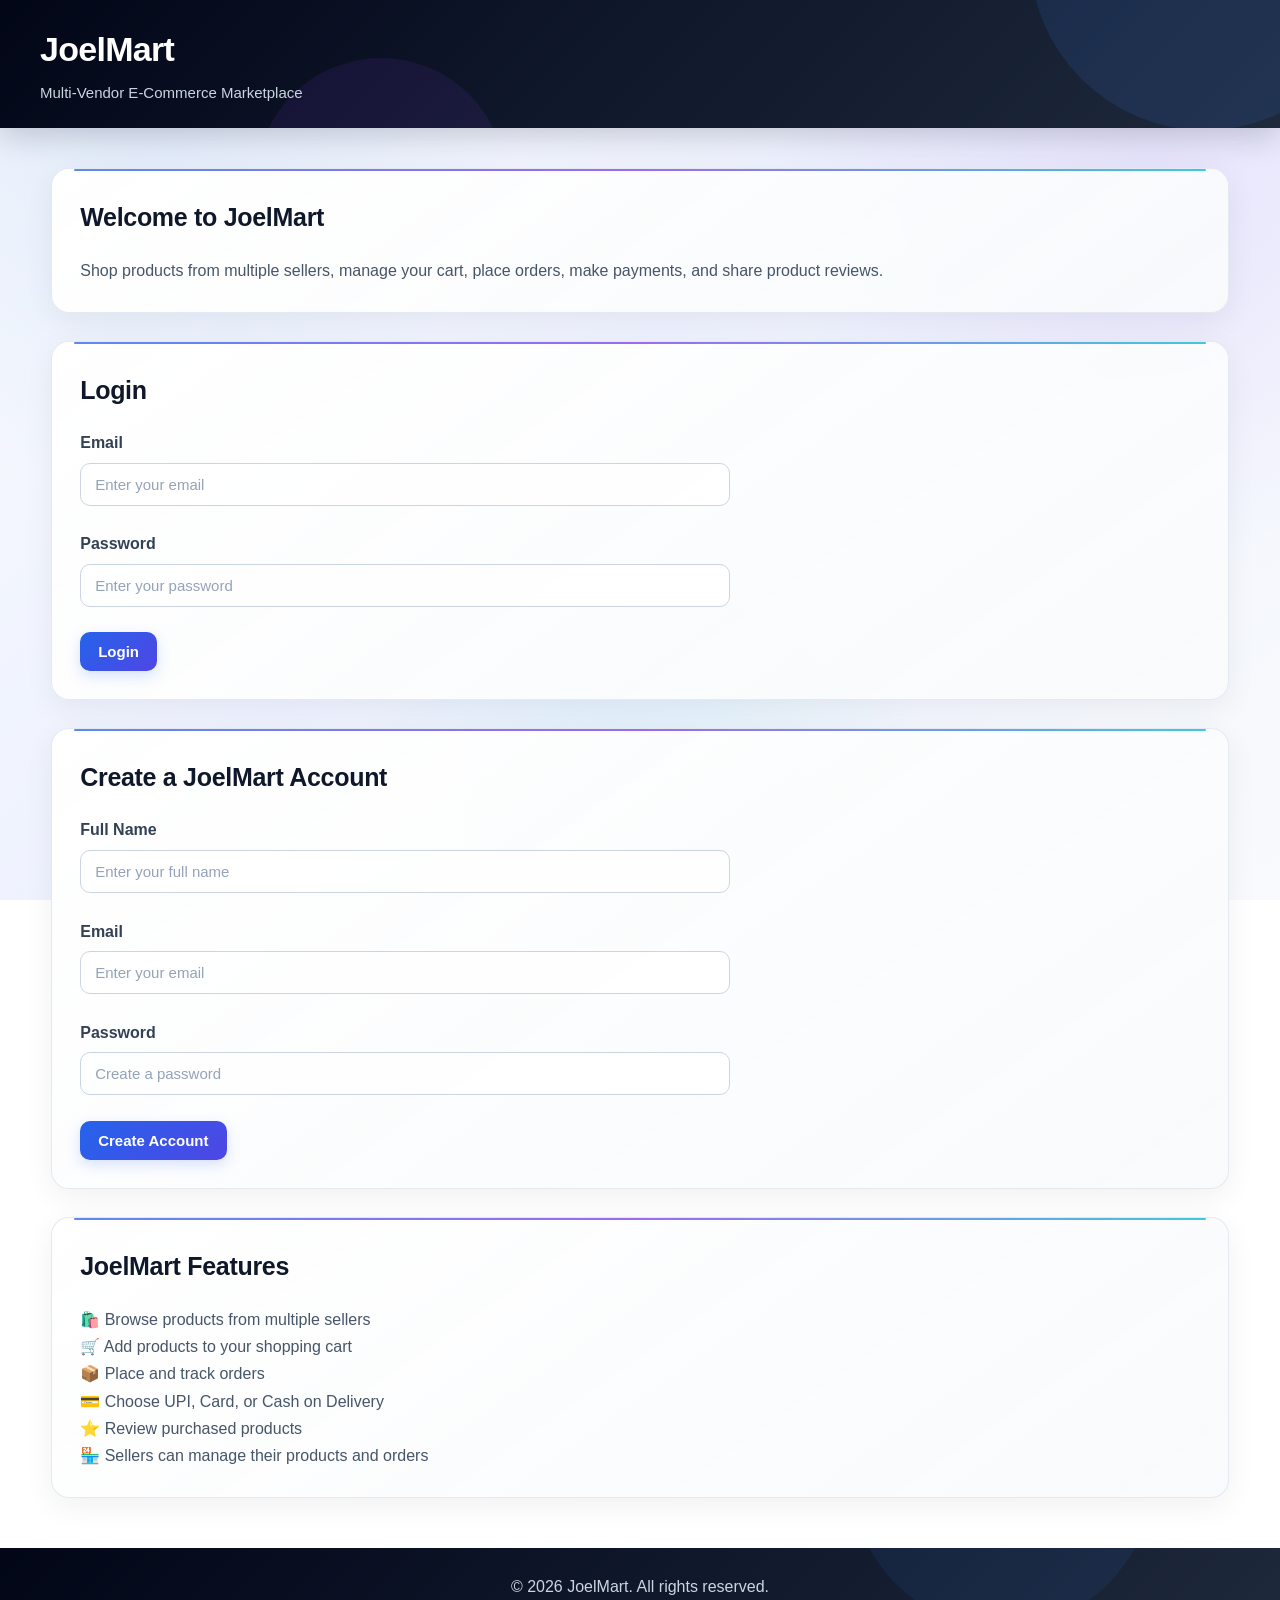
<file: frontend/html/index.html>
<!DOCTYPE html>
<html lang="en">

<head>
    <meta charset="UTF-8">
    <meta name="viewport" content="width=device-width, initial-scale=1.0">

    <title>JoelMart - Welcome</title>

    <link rel="stylesheet" href="../css/style.css">
</head>

<body>

    <header>

        <h1>JoelMart</h1>

        <p>Multi-Vendor E-Commerce Marketplace</p>

    </header>

    <main>

        <section>

            <h2>Welcome to JoelMart</h2>

            <p>
                Shop products from multiple sellers,
                manage your cart, place orders,
                make payments, and share product reviews.
            </p>

        </section>

        <section>

            <h2>Login</h2>

            <form id="loginForm">

                <label for="loginEmail">
                    Email
                </label>

                <input
                    type="email"
                    id="loginEmail"
                    placeholder="Enter your email"
                    required
                >

                <br><br>

                <label for="loginPassword">
                    Password
                </label>

                <input
                    type="password"
                    id="loginPassword"
                    placeholder="Enter your password"
                    required
                >

                <br><br>

                <button type="submit">
                    Login
                </button>

            </form>

            <p id="loginMessage"></p>

        </section>

        <section>

            <h2>Create a JoelMart Account</h2>

            <form id="registerForm">

                <label for="registerName">
                    Full Name
                </label>

                <input
                    type="text"
                    id="registerName"
                    placeholder="Enter your full name"
                    required
                >

                <br><br>

                <label for="registerEmail">
                    Email
                </label>

                <input
                    type="email"
                    id="registerEmail"
                    placeholder="Enter your email"
                    required
                >

                <br><br>

                <label for="registerPassword">
                    Password
                </label>

                <input
                    type="password"
                    id="registerPassword"
                    placeholder="Create a password"
                    required
                >

                <br><br>

                <button type="submit">
                    Create Account
                </button>

            </form>

            <p id="registerMessage"></p>

        </section>

        <section>

            <h2>JoelMart Features</h2>

            <p>🛍️ Browse products from multiple sellers</p>

            <p>🛒 Add products to your shopping cart</p>

            <p>📦 Place and track orders</p>

            <p>💳 Choose UPI, Card, or Cash on Delivery</p>

            <p>⭐ Review purchased products</p>

            <p>🏪 Sellers can manage their products and orders</p>

        </section>

    </main>

    <footer>

        <p>
            © 2026 JoelMart. All rights reserved.
        </p>

    </footer>

    <script src="../js/api.js"></script>
    <script src="../js/auth.js"></script>

</body>

</html>
</file>
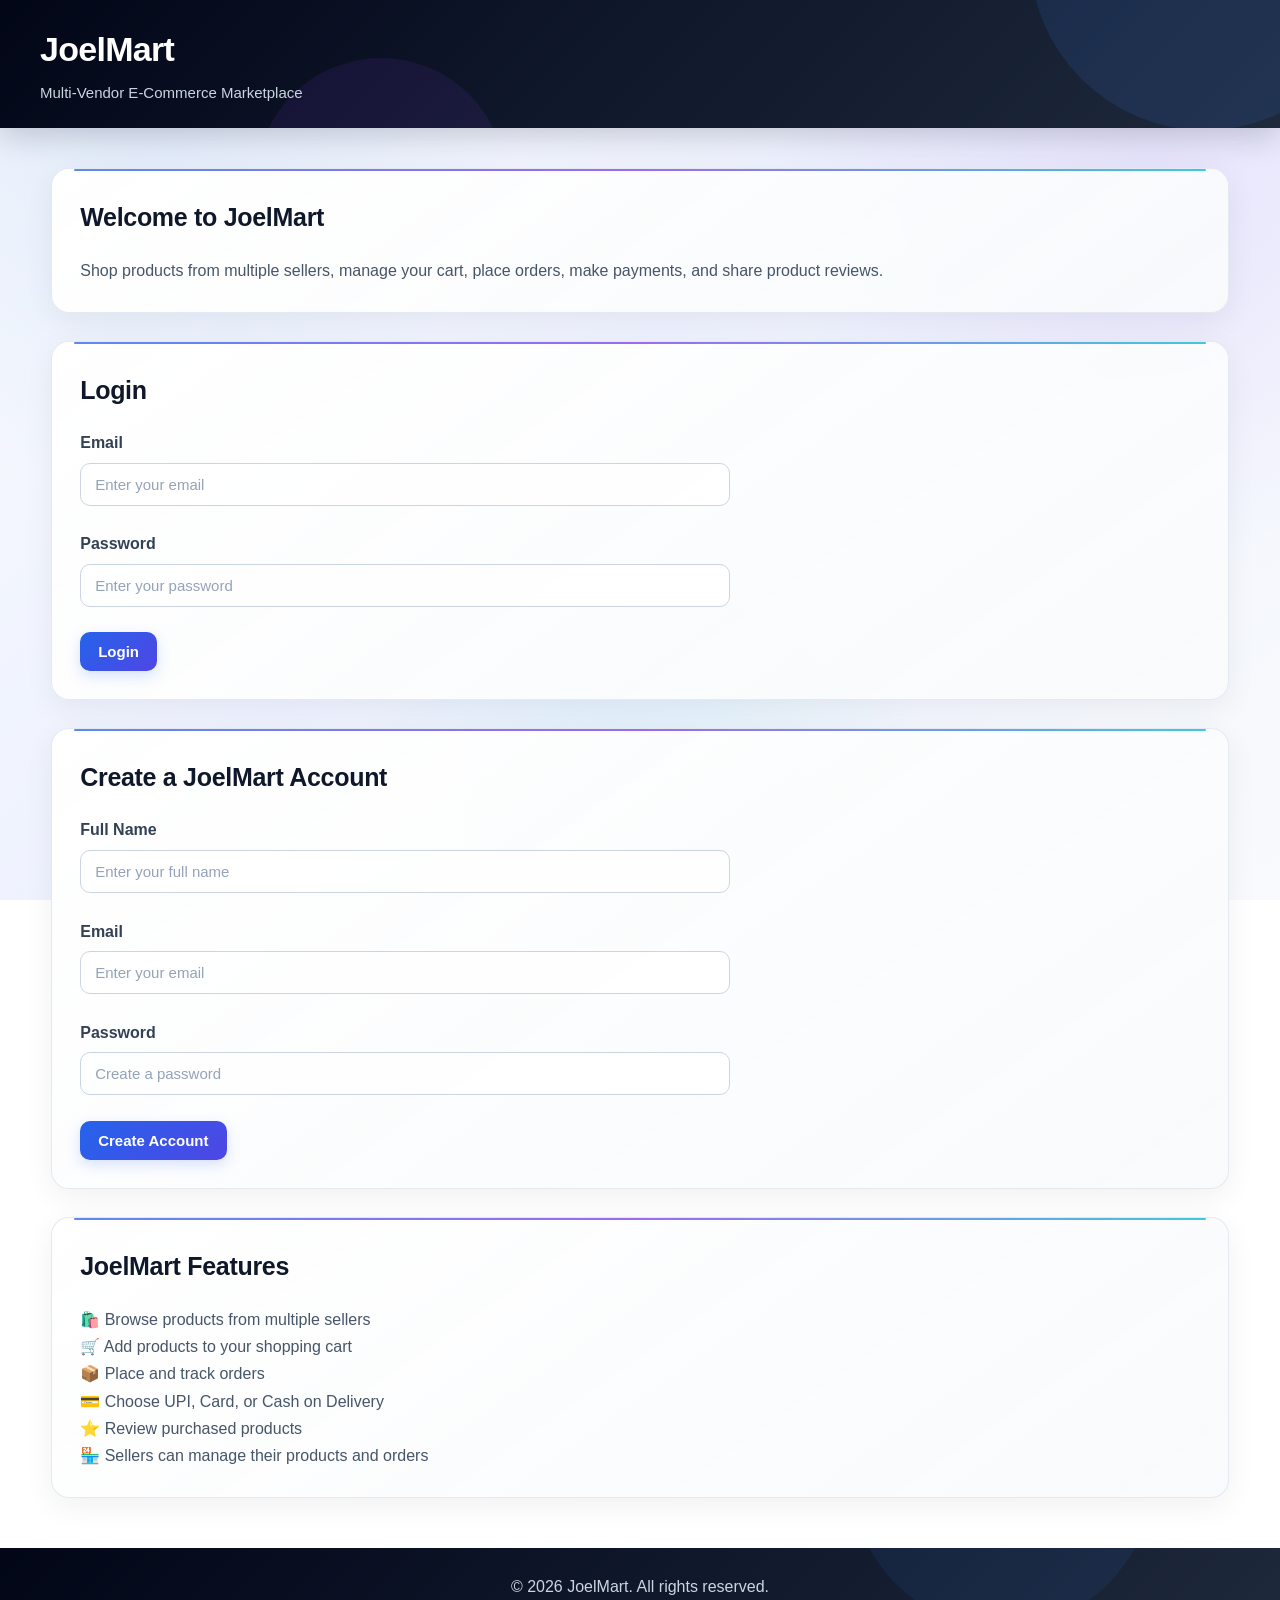
<file: frontend/html/admin.html>
<!DOCTYPE html>
<html lang="en">

<head>

    <meta charset="UTF-8">

    <meta name="viewport"
          content="width=device-width, initial-scale=1.0">

    <title>JoelMart - Admin Dashboard</title>

    <link rel="stylesheet"
          href="../css/style.css">

    <style>

        .admin-table-wrapper {
            overflow-x: auto;
            margin-top: 20px;
        }

        table {
            width: 100%;
            border-collapse: collapse;
            background: white;
            border-radius: 12px;
            overflow: hidden;
        }

        th,
        td {
            padding: 14px;
            border-bottom: 1px solid #e5e7eb;
            text-align: left;
            vertical-align: middle;
        }

        th {
            background: #f1f5f9;
            font-weight: 700;
        }

        tr:hover {
            background: #f8fafc;
        }

        .admin-product-image {
            width: 70px;
            height: 70px;
            object-fit: cover;
            border-radius: 10px;
            border: 1px solid #e2e8f0;
        }

        .edit-button {
            background: #2563eb;
            color: white;
            border: none;
            padding: 9px 15px;
            border-radius: 8px;
            cursor: pointer;
            margin-right: 6px;
        }

        .edit-button:hover {
            background: #1d4ed8;
        }

        .delete-button {
            background: #dc2626;
            color: white;
            border: none;
            padding: 9px 15px;
            border-radius: 8px;
            cursor: pointer;
        }

        .delete-button:hover {
            background: #b91c1c;
        }

        .product-filter-area {
            display: flex;
            gap: 12px;
            flex-wrap: wrap;
            margin-top: 20px;
            padding: 18px;
            background: #f8fafc;
            border: 1px solid #e2e8f0;
            border-radius: 14px;
        }

        .product-filter-area input,
        .product-filter-area select {
            flex: 1;
            min-width: 200px;
            padding: 12px 14px;
            border: 1px solid #cbd5e1;
            border-radius: 10px;
            font-size: 15px;
            box-sizing: border-box;
        }

        .product-filter-area input:focus,
        .product-filter-area select:focus {
            outline: none;
            border-color: #2563eb;
        }

        .clear-filter-button {
            background: #64748b;
            color: white;
            border: none;
            padding: 12px 18px;
            border-radius: 10px;
            cursor: pointer;
            font-weight: 600;
        }

        .clear-filter-button:hover {
            background: #475569;
        }

        .product-count {
            margin-top: 15px;
            font-weight: 600;
            color: #475569;
        }

        .modal {
            position: fixed;
            top: 0;
            left: 0;
            width: 100%;
            height: 100%;
            background: rgba(15, 23, 42, 0.65);
            display: flex;
            align-items: center;
            justify-content: center;
            padding: 20px;
            z-index: 9999;
        }

        .modal.hidden {
            display: none;
        }

        .modal-content {
            width: 100%;
            max-width: 650px;
            max-height: 90vh;
            overflow-y: auto;
            background: white;
            border-radius: 18px;
            padding: 30px;
            box-shadow: 0 20px 50px rgba(0, 0, 0, 0.2);
        }

        .modal-header {
            display: flex;
            justify-content: space-between;
            align-items: center;
            margin-bottom: 25px;
        }

        .modal-header h2 {
            margin: 0;
        }

        .close-button {
            background: #e2e8f0;
            color: #0f172a;
            border: none;
            width: 40px;
            height: 40px;
            border-radius: 50%;
            font-size: 22px;
            cursor: pointer;
        }

        .close-button:hover {
            background: #cbd5e1;
        }

        .edit-form-group {
            margin-bottom: 18px;
        }

        .edit-form-group label {
            display: block;
            margin-bottom: 7px;
            font-weight: 600;
            color: #334155;
        }

        .edit-form-group input,
        .edit-form-group textarea,
        .edit-form-group select {
            width: 100%;
            padding: 12px 14px;
            border: 1px solid #cbd5e1;
            border-radius: 10px;
            font-size: 15px;
            box-sizing: border-box;
        }

        .edit-form-group textarea {
            min-height: 110px;
            resize: vertical;
        }

        .edit-form-group input:focus,
        .edit-form-group textarea:focus,
        .edit-form-group select:focus {
            outline: none;
            border-color: #2563eb;
            box-shadow: 0 0 0 3px rgba(37, 99, 235, 0.12);
        }

        .edit-form-actions {
            display: flex;
            gap: 12px;
            margin-top: 25px;
        }

        .save-product-button {
            flex: 1;
            background: #16a34a;
            color: white;
            border: none;
            padding: 13px;
            border-radius: 10px;
            font-size: 16px;
            font-weight: 600;
            cursor: pointer;
        }

        .save-product-button:hover {
            background: #15803d;
        }

        .cancel-product-button {
            flex: 1;
            background: #64748b;
            color: white;
            border: none;
            padding: 13px;
            border-radius: 10px;
            font-size: 16px;
            font-weight: 600;
            cursor: pointer;
        }

        .cancel-product-button:hover {
            background: #475569;
        }

        .product-id-display {
            background: #f8fafc;
            border: 1px solid #e2e8f0;
            padding: 10px 12px;
            border-radius: 8px;
            color: #475569;
            font-weight: 600;
        }

        .edit-image-preview {
            width: 120px;
            height: 120px;
            object-fit: cover;
            border-radius: 12px;
            border: 1px solid #e2e8f0;
            margin-top: 10px;
        }

        @media (max-width: 700px) {

            .modal-content {
                padding: 20px;
            }

            .edit-form-actions {
                flex-direction: column;
            }

            .product-filter-area {
                flex-direction: column;
            }

        }

    </style>

</head>

<body>

    <header>

        <h1>JoelMart</h1>

        <p>Admin Dashboard</p>

        <h2 id="adminWelcome">
            Admin
        </h2>

        <button type="button"
                onclick="logoutAdmin()">
            Logout
        </button>

    </header>

    <main>

        <section>

            <h2>Dashboard Overview</h2>

            <div id="adminStats">

                <div>
                    <h3>Total Users</h3>
                    <p id="totalUsers">0</p>
                </div>

                <div>
                    <h3>Total Products</h3>
                    <p id="totalProducts">0</p>
                </div>

                <div>
                    <h3>Total Orders</h3>
                    <p id="totalOrders">0</p>
                </div>

            </div>

        </section>

        <section>

            <h2>Admin Panel</h2>

            <p>
                Manage users, products, and orders from one place.
            </p>

        </section>

        <section>

            <h2>User Management</h2>

            <button type="button"
                    onclick="loadUsers()">
                View Users
            </button>

            <div id="usersContainer"></div>

        </section>

        <section>

            <h2>Product Management</h2>

            <button type="button"
                    onclick="loadAllProducts()">
                View All Products
            </button>

            <div class="product-filter-area">

                <input
                    type="text"
                    id="adminProductSearch"
                    placeholder="Search product name..."
                >

                <select id="adminProductCategory">

                    <option value="">
                        All Categories
                    </option>

                </select>

                <button
                    type="button"
                    class="clear-filter-button"
                    onclick="clearProductFilters()">
                    Clear Filters
                </button>

            </div>

            <div id="adminProductCount"
                 class="product-count">
            </div>

            <div id="adminProductsContainer"></div>

        </section>

        <section>

            <h2>Order Management</h2>

            <button type="button"
                    onclick="loadAllOrders()">
                View All Orders
            </button>

            <div id="adminOrdersContainer"></div>

        </section>

    </main>

    <div id="editProductModal"
         class="modal hidden">

        <div class="modal-content">

            <div class="modal-header">

                <h2>Edit Product</h2>

                <button type="button"
                        class="close-button"
                        onclick="closeEditProductModal()">
                    ×
                </button>

            </div>

            <form id="editProductForm">

                <input type="hidden"
                       id="editProductId">

                <div class="edit-form-group">

                    <label>
                        Product ID
                    </label>

                    <div id="editProductIdDisplay"
                         class="product-id-display">
                        -
                    </div>

                </div>

                <div class="edit-form-group">

                    <label for="editProductName">
                        Product Name
                    </label>

                    <input
                        type="text"
                        id="editProductName"
                        required
                    >

                </div>

                <div class="edit-form-group">

                    <label for="editProductDescription">
                        Description
                    </label>

                    <textarea
                        id="editProductDescription"
                        required
                    ></textarea>

                </div>

                <div class="edit-form-group">

                    <label for="editProductPrice">
                        Price
                    </label>

                    <input
                        type="number"
                        id="editProductPrice"
                        min="0"
                        step="0.01"
                        required
                    >

                </div>

                <div class="edit-form-group">

                    <label for="editProductStock">
                        Stock
                    </label>

                    <input
                        type="number"
                        id="editProductStock"
                        min="0"
                        required
                    >

                </div>

                <div class="edit-form-group">

                    <label for="editProductCategory">
                        Category
                    </label>

                    <input
                        type="text"
                        id="editProductCategory"
                        required
                    >

                </div>

                <div class="edit-form-group">

                    <label for="editProductImageUrl">
                        Image URL
                    </label>

                    <input
                        type="url"
                        id="editProductImageUrl"
                    >

                    <img
                        id="editProductImagePreview"
                        class="edit-image-preview"
                        src=""
                        alt="Product Preview"
                        style="display:none;"
                    >

                </div>

                <div class="edit-form-actions">

                    <button
                        type="submit"
                        class="save-product-button">
                        Save Changes
                    </button>

                    <button
                        type="button"
                        class="cancel-product-button"
                        onclick="closeEditProductModal()">
                        Cancel
                    </button>

                </div>

            </form>

        </div>

    </div>

    <script src="../js/api.js"></script>

    <script src="../js/admin.js"></script>

</body>

</html>
</file>
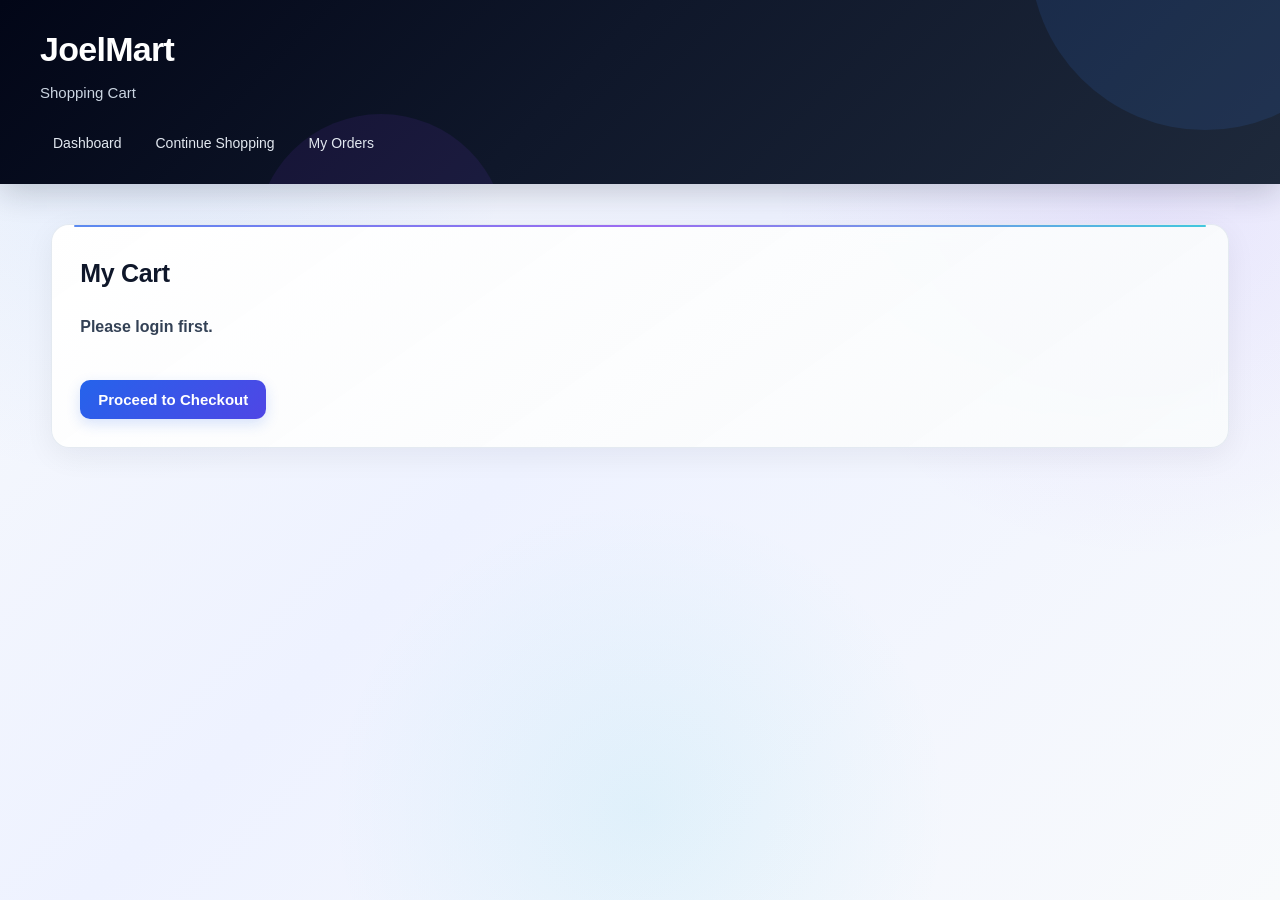
<file: frontend/html/cart.html>
<!DOCTYPE html>
<html lang="en">

<head>
    <meta charset="UTF-8">
    <meta name="viewport" content="width=device-width, initial-scale=1.0">

    <title>JoelMart - Cart</title>

    <link rel="stylesheet" href="../css/style.css">
</head>

<body>

    <header>

        <h1>JoelMart</h1>

        <p>Shopping Cart</p>

        <nav>
            <a href="dashboard.html">Dashboard</a>
            <a href="products.html">Continue Shopping</a>
            <a href="orders.html">My Orders</a>
        </nav>

    </header>

    <main>

        <section>

            <h2>My Cart</h2>

            <p id="cartMessage"></p>

            <div id="cartContainer"></div>

            <h3 id="cartTotal"></h3>

            <a href="checkout.html">
                <button type="button">
                    Proceed to Checkout
                </button>
            </a>

        </section>

    </main>

    <script src="../js/api.js"></script>
    <script src="../js/cart.js"></script>

</body>

</html>
</file>
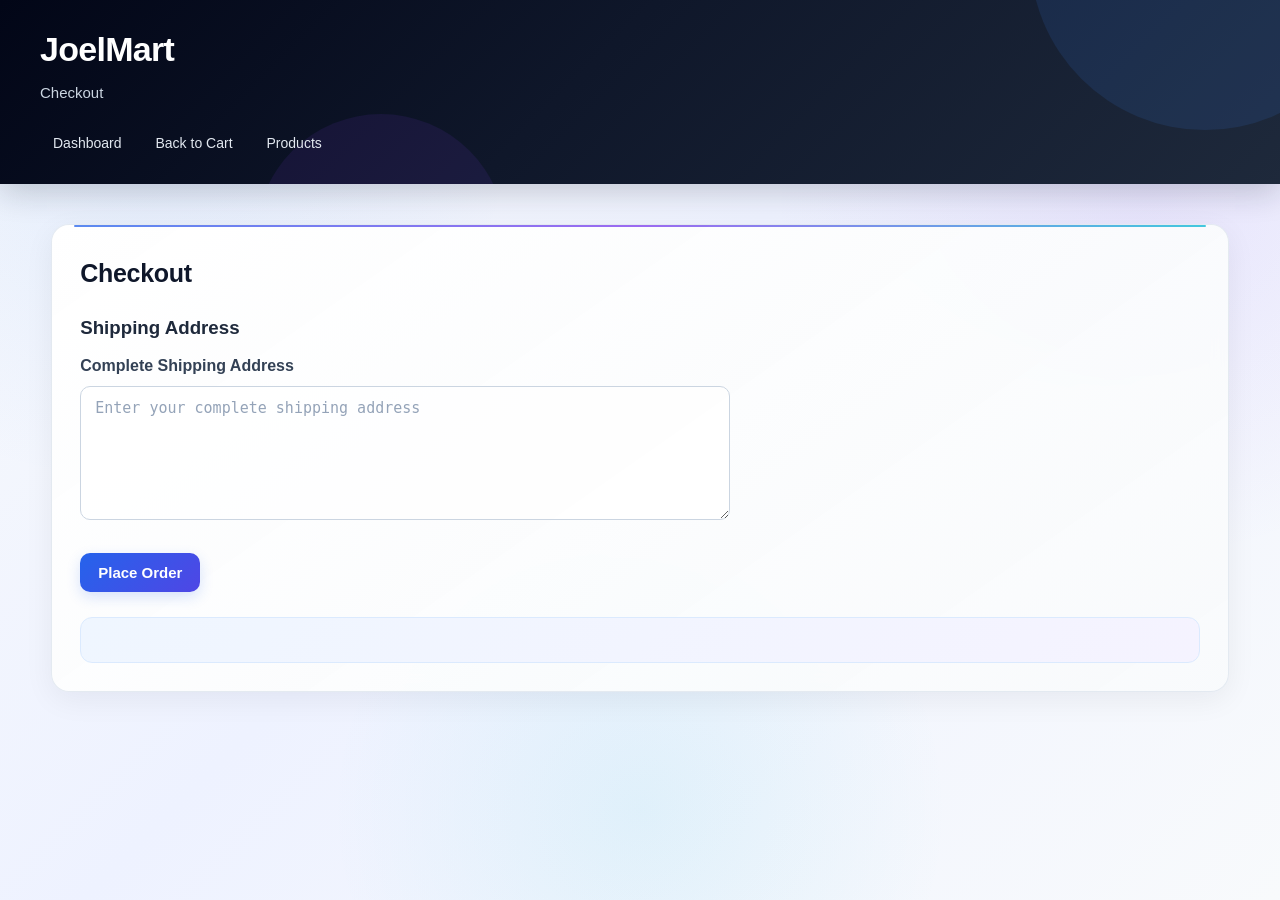
<file: frontend/html/checkout.html>
<!DOCTYPE html>
<html lang="en">

<head>
    <meta charset="UTF-8">
    <meta name="viewport" content="width=device-width, initial-scale=1.0">

    <title>JoelMart - Checkout</title>

    <link rel="stylesheet" href="../css/style.css">
</head>

<body>

    <header>

        <h1>JoelMart</h1>

        <p>Checkout</p>

        <nav>
            <a href="dashboard.html">Dashboard</a>
            <a href="cart.html">Back to Cart</a>
            <a href="products.html">Products</a>
        </nav>

    </header>

    <main>

        <section>

            <h2>Checkout</h2>

            <p id="checkoutMessage"></p>

            <h3>Shipping Address</h3>

            <form id="checkoutForm">

                <label for="shippingAddress">
                    Complete Shipping Address
                </label>

                <textarea
                    id="shippingAddress"
                    rows="6"
                    placeholder="Enter your complete shipping address"
                    required
                ></textarea>

                <br><br>

                <button type="submit">
                    Place Order
                </button>

            </form>

            <div id="orderResult"></div>

        </section>

    </main>

    <script src="../js/api.js"></script>
    <script src="../js/checkout.js"></script>

</body>

</html>
</file>
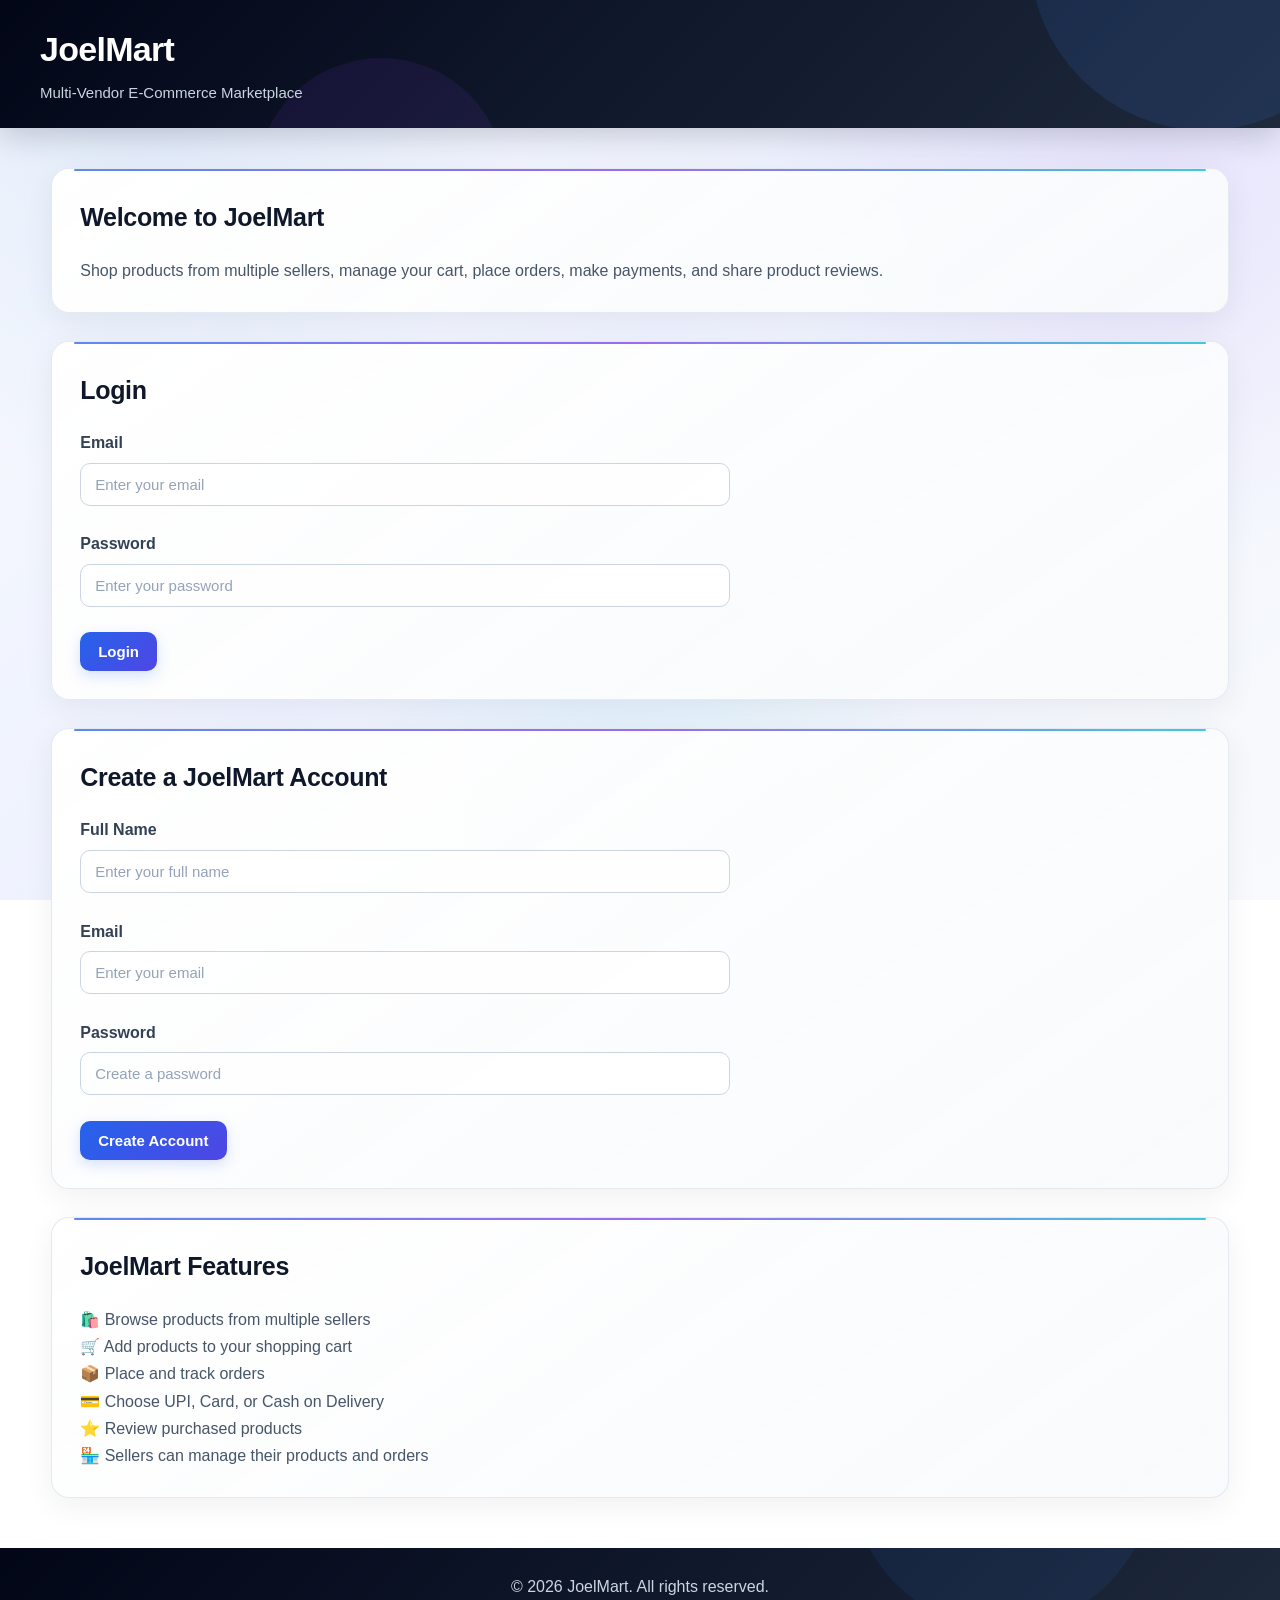
<file: frontend/html/dashboard.html>
<!DOCTYPE html>
<html lang="en">

<head>
    <meta charset="UTF-8">
    <meta name="viewport" content="width=device-width, initial-scale=1.0">

    <title>JoelMart - Buyer Dashboard</title>

    <link rel="stylesheet" href="../css/style.css">
</head>

<body>

    <header>

        <h1>JoelMart</h1>

        <p>Buyer Dashboard</p>

        <h2 id="welcomeMessage"></h2>

        <button type="button" onclick="logoutUser()">
            Logout
        </button>

    </header>

    <main>

        <section>

            <h2>Welcome to JoelMart</h2>

            <p>Choose an option to continue shopping:</p>

            <p>
                <a href="products.html">
                    <button type="button">
                        Browse Products
                    </button>
                </a>
            </p>

            <p>
                <a href="cart.html">
                    <button type="button">
                        My Cart
                    </button>
                </a>
            </p>

            <p>
                <a href="orders.html">
                    <button type="button">
                        My Orders
                    </button>
                </a>
            </p>

            <p>
                <a href="review.html">
                    <button type="button">
                        Product Reviews
                    </button>
                </a>
            </p>

        </section>

    </main>

    <script src="../js/dashboard.js"></script>

</body>

</html>
</file>
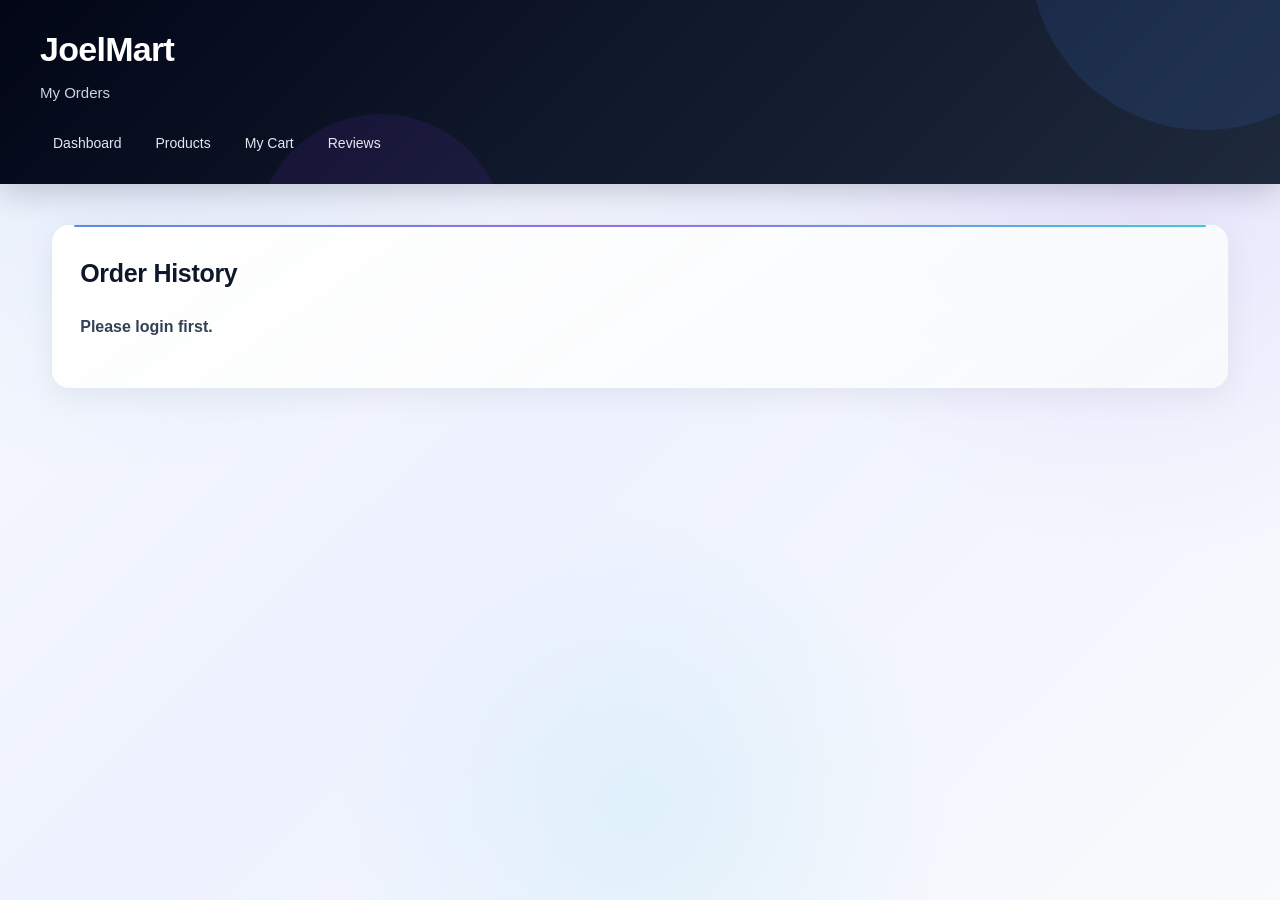
<file: frontend/html/orders.html>
<!DOCTYPE html>
<html lang="en">

<head>
    <meta charset="UTF-8">
    <meta name="viewport" content="width=device-width, initial-scale=1.0">

    <title>JoelMart - My Orders</title>

    <link rel="stylesheet" href="../css/style.css">
</head>

<body>

    <header>

        <h1>JoelMart</h1>

        <p>My Orders</p>

        <nav>
            <a href="dashboard.html">Dashboard</a>
            <a href="products.html">Products</a>
            <a href="cart.html">My Cart</a>
            <a href="review.html">Reviews</a>
        </nav>

    </header>

    <main>

        <section>

            <h2>Order History</h2>

            <p id="ordersMessage"></p>

            <div id="ordersContainer"></div>

        </section>

    </main>

    <script src="../js/api.js"></script>
    <script src="../js/orders.js"></script>

</body>

</html>
</file>
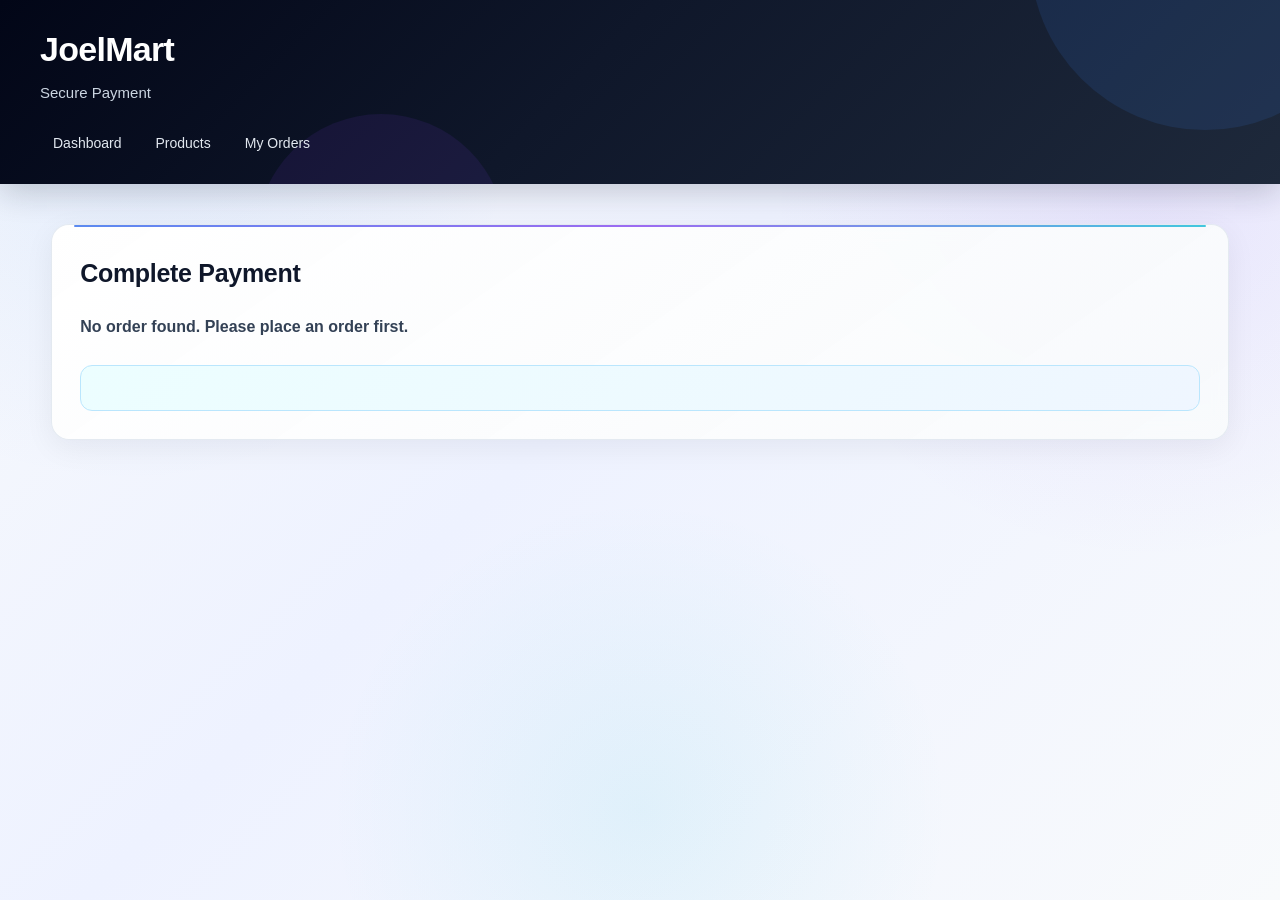
<file: frontend/html/payment.html>
<!DOCTYPE html>
<html lang="en">

<head>
    <meta charset="UTF-8">
    <meta name="viewport" content="width=device-width, initial-scale=1.0">

    <title>JoelMart - Payment</title>

    <link rel="stylesheet" href="../css/style.css">
</head>

<body>

    <header>

        <h1>JoelMart</h1>

        <p>Secure Payment</p>

        <nav>
            <a href="dashboard.html">Dashboard</a>
            <a href="products.html">Products</a>
            <a href="orders.html">My Orders</a>
        </nav>

    </header>

    <main>

        <section>

            <h2>Complete Payment</h2>

            <p id="paymentMessage"></p>

            <div id="orderDetails"></div>

            <form id="paymentForm">

                <label for="paymentMethod">
                    Choose Payment Method
                </label>

                <select id="paymentMethod" required>

                    <option value="">
                        Select Payment Method
                    </option>

                    <option value="UPI">
                        UPI
                    </option>

                    <option value="CARD">
                        Card
                    </option>

                    <option value="COD">
                        Cash on Delivery
                    </option>

                </select>

                <br><br>

                <button type="submit">
                    Make Payment
                </button>

            </form>

            <div id="paymentResult"></div>

        </section>

    </main>

    <script src="../js/api.js"></script>
    <script src="../js/payment.js"></script>

</body>

</html>
</file>
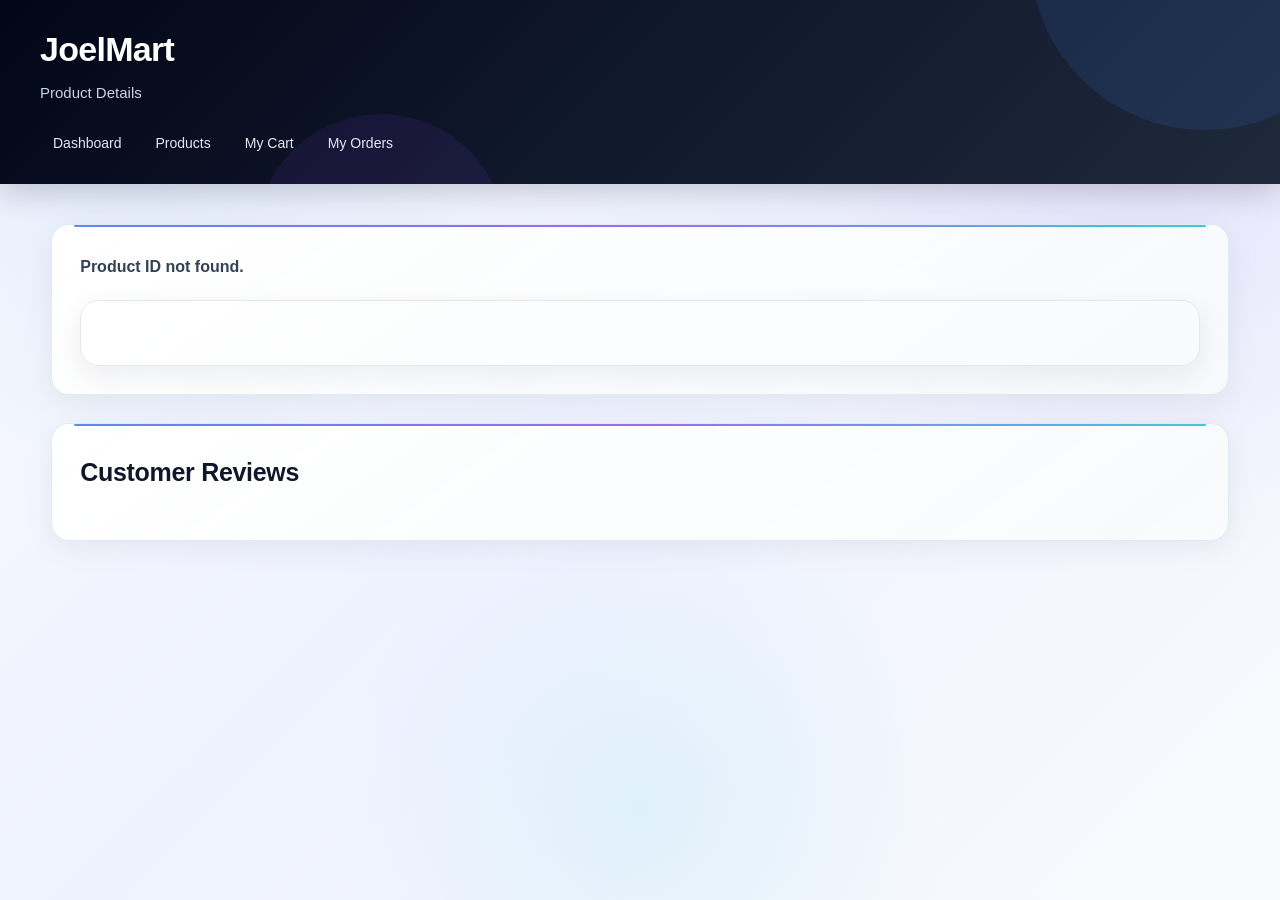
<file: frontend/html/product-details.html>
<!DOCTYPE html>
<html lang="en">

<head>
    <meta charset="UTF-8">
    <meta name="viewport" content="width=device-width, initial-scale=1.0">

    <title>JoelMart - Product Details</title>

    <link rel="stylesheet" href="../css/style.css">
</head>

<body>

    <header>

        <h1>JoelMart</h1>

        <p>Product Details</p>

        <nav>
            <a href="dashboard.html">Dashboard</a>
            <a href="products.html">Products</a>
            <a href="cart.html">My Cart</a>
            <a href="orders.html">My Orders</a>
        </nav>

    </header>

    <main>

        <section>

            <p id="productMessage"></p>

            <div id="productDetails"></div>

        </section>

        <section>

            <h2>Customer Reviews</h2>

            <div id="reviewsContainer"></div>

        </section>

    </main>

    <script src="../js/api.js"></script>
    <script src="../js/product-details.js"></script>

</body>

</html>
</file>
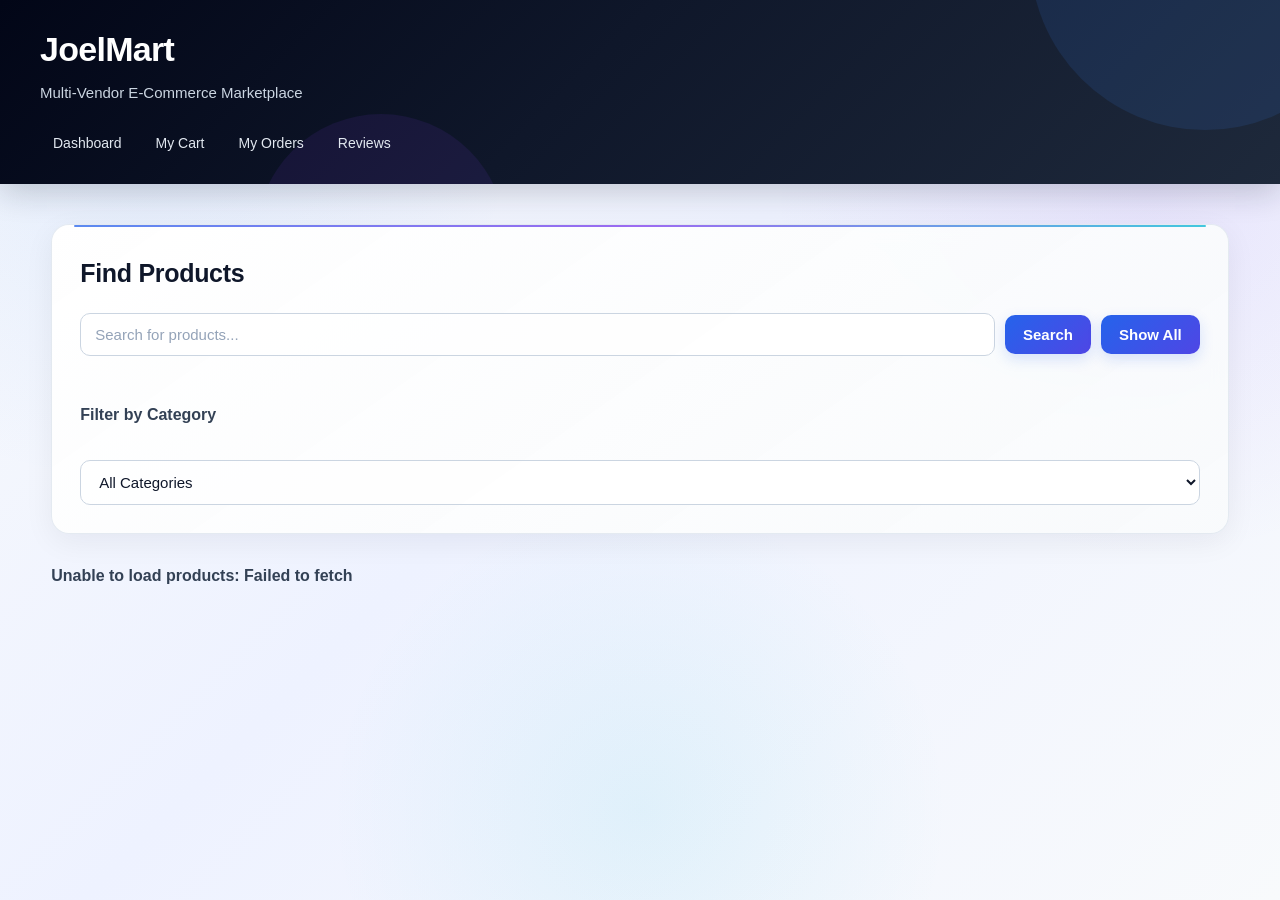
<file: frontend/html/products.html>
<!DOCTYPE html>
<html lang="en">

<head>
    <meta charset="UTF-8">
    <meta name="viewport" content="width=device-width, initial-scale=1.0">

    <title>JoelMart - Products</title>

    <link rel="stylesheet" href="../css/style.css">
</head>

<body>

    <header>

        <h1>JoelMart</h1>

        <p>Multi-Vendor E-Commerce Marketplace</p>

        <nav>
            <a href="dashboard.html">Dashboard</a>
            <a href="cart.html">My Cart</a>
            <a href="orders.html">My Orders</a>
            <a href="review.html">Reviews</a>
        </nav>

    </header>

    <main>

        <section>

            <h2>Find Products</h2>

            <form id="searchForm">

                <input
                    type="text"
                    id="searchInput"
                    placeholder="Search for products..."
                >

                <button type="submit">
                    Search
                </button>

                <button
                    type="button"
                    onclick="loadProducts()"
                >
                    Show All
                </button>

            </form>

            <br>

            <label for="categorySelect">
                Filter by Category
            </label>

            <br><br>

            <select id="categorySelect">

                <option value="">
                    All Categories
                </option>

                <option value="Laptops">
                    Laptops
                </option>

                <option value="Accessories">
                    Accessories
                </option>

                <option value="Mobiles">
                    Mobiles
                </option>

                <option value="Electronics">
                    Electronics
                </option>

            </select>

        </section>

        <p id="productMessage"></p>

        <div id="productContainer"></div>

    </main>

    <script src="../js/api.js"></script>
    <script src="../js/products.js"></script>

</body>

</html>
</file>
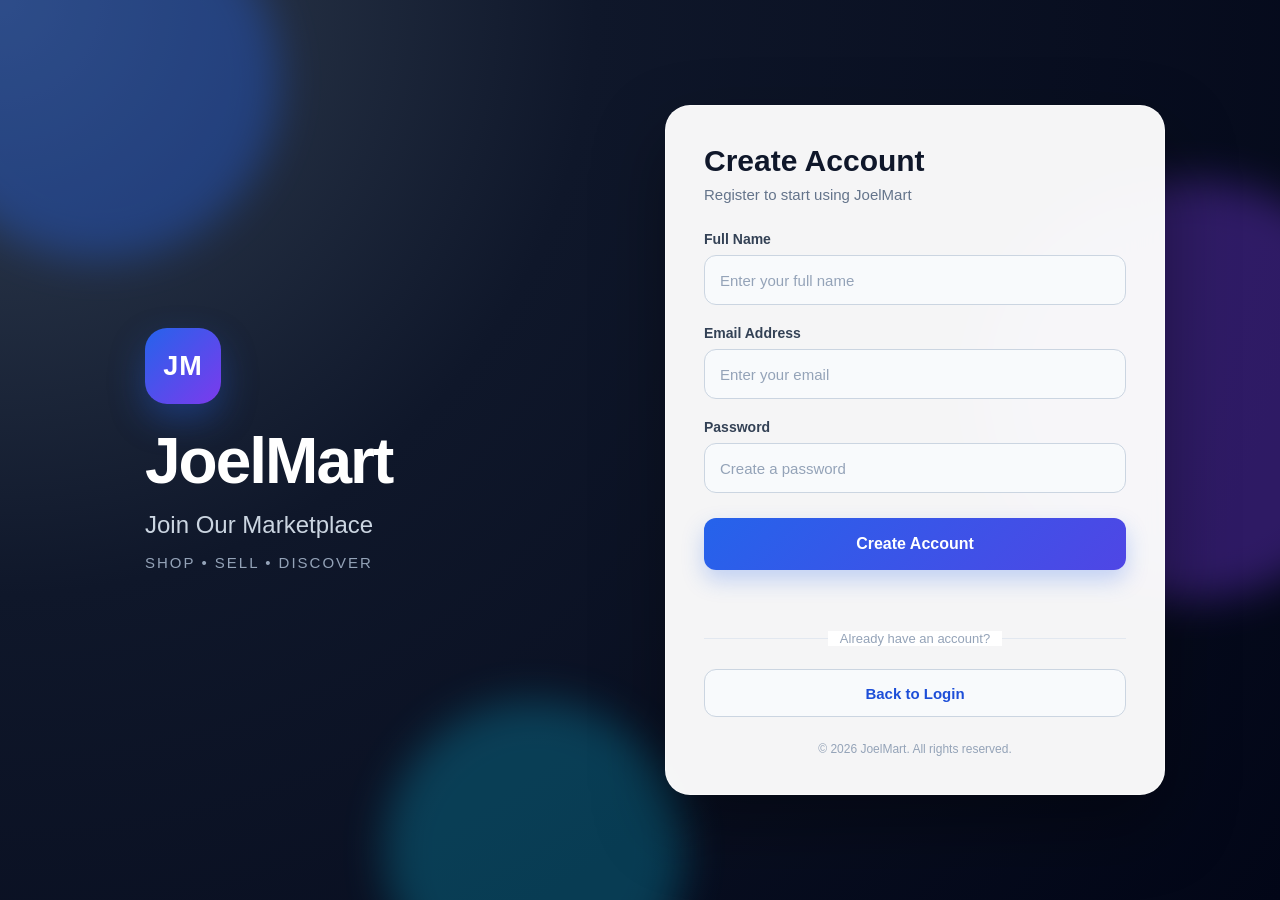
<file: frontend/html/register.html>
<!DOCTYPE html>
<html lang="en">

<head>

    <meta charset="UTF-8">

    <meta name="viewport"
          content="width=device-width, initial-scale=1.0">

    <title>JoelMart - Register</title>

    <link rel="stylesheet"
          href="../css/auth.css">

</head>

<body class="auth-page">

    <div class="auth-background">

        <div class="auth-glow glow-one"></div>
        <div class="auth-glow glow-two"></div>
        <div class="auth-glow glow-three"></div>

    </div>

    <main class="auth-container">

        <section class="brand-section">

            <div class="brand-logo">
                JM
            </div>

            <h1>
                JoelMart
            </h1>

            <p>
                Join Our Marketplace
            </p>

            <span>
                Shop • Sell • Discover
            </span>

        </section>

        <section class="auth-card">

            <div class="auth-card-header">

                <h2>
                    Create Account
                </h2>

                <p>
                    Register to start using JoelMart
                </p>

            </div>

            <form id="registerForm">

                <div class="form-group">

                    <label for="registerName">
                        Full Name
                    </label>

                    <input
                        type="text"
                        id="registerName"
                        placeholder="Enter your full name"
                        autocomplete="name"
                        required
                    >

                </div>

                <div class="form-group">

                    <label for="registerEmail">
                        Email Address
                    </label>

                    <input
                        type="email"
                        id="registerEmail"
                        placeholder="Enter your email"
                        autocomplete="email"
                        required
                    >

                </div>

                <div class="form-group">

                    <label for="registerPassword">
                        Password
                    </label>

                    <input
                        type="password"
                        id="registerPassword"
                        placeholder="Create a password"
                        autocomplete="new-password"
                        required
                    >

                </div>

                <button
                    type="submit"
                    class="auth-button"
                    id="registerButton">
                    Create Account
                </button>

                <p
                    id="registerMessage"
                    class="auth-message">
                </p>

            </form>

            <div
                id="otpSection"
                style="display: none;">

                <div class="auth-divider">
                    <span>
                        Verify Your Email
                    </span>
                </div>

                <p
                    style="
                        text-align:center;
                        margin-bottom:18px;
                        color:#475569;
                        font-size:14px;
                    ">
                    Enter the 6-digit OTP sent to your email address.
                </p>

                <form id="otpForm">

                    <div class="form-group">

                        <label for="otpInput">
                            Verification OTP
                        </label>

                        <input
                            type="text"
                            id="otpInput"
                            placeholder="Enter 6-digit OTP"
                            inputmode="numeric"
                            maxlength="6"
                            pattern="[0-9]{6}"
                            autocomplete="one-time-code"
                            required
                        >

                    </div>

                    <button
                        type="submit"
                        class="auth-button"
                        id="verifyOtpButton">
                        Verify OTP
                    </button>

                    <p
                        id="otpMessage"
                        class="auth-message">
                    </p>

                </form>

            </div>

            <div class="auth-divider">

                <span>
                    Already have an account?
                </span>

            </div>

            <a
                href="index.html"
                class="register-link">
                Back to Login
            </a>

            <p class="auth-footer">
                © 2026 JoelMart. All rights reserved.
            </p>

        </section>

    </main>

    <script src="../js/api.js"></script>

    <script src="../js/auth.js"></script>

</body>

</html>
</file>
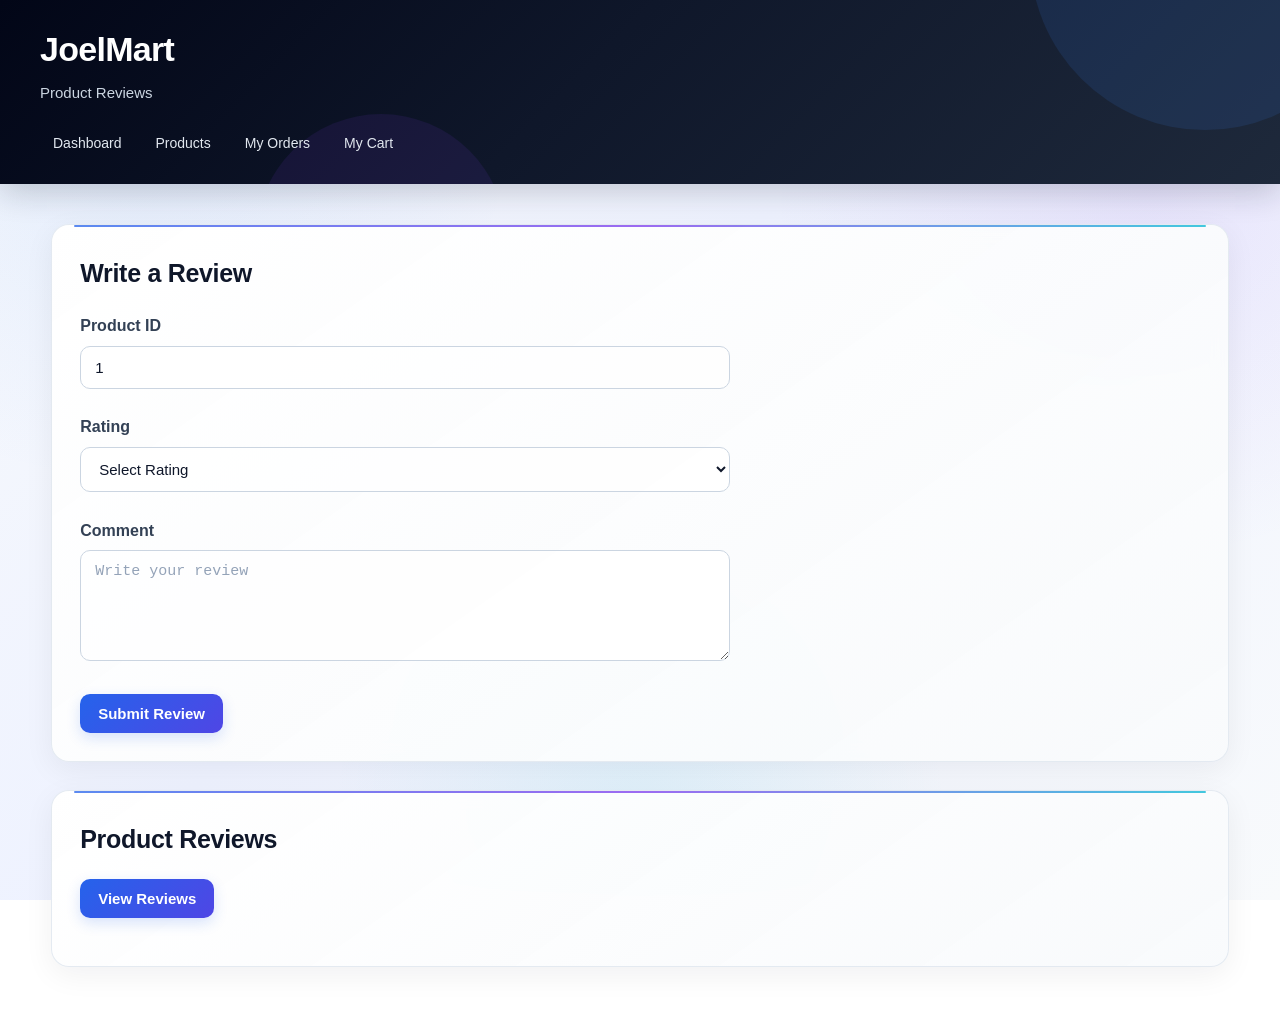
<file: frontend/html/review.html>
<!DOCTYPE html>
<html lang="en">

<head>
    <meta charset="UTF-8">
    <meta name="viewport" content="width=device-width, initial-scale=1.0">

    <title>JoelMart - Product Review</title>

    <link rel="stylesheet" href="../css/style.css">
</head>

<body>

    <header>

        <h1>JoelMart</h1>

        <p>Product Reviews</p>

        <nav>
            <a href="dashboard.html">Dashboard</a>
            <a href="products.html">Products</a>
            <a href="orders.html">My Orders</a>
            <a href="cart.html">My Cart</a>
        </nav>

    </header>

    <main>

        <section>

            <h2>Write a Review</h2>

            <p id="reviewMessage"></p>

            <form id="reviewForm">

                <label for="productId">
                    Product ID
                </label>

                <input
                    type="number"
                    id="productId"
                    value="1"
                    min="1"
                    required
                >

                <br><br>

                <label for="rating">
                    Rating
                </label>

                <select id="rating" required>

                    <option value="">
                        Select Rating
                    </option>

                    <option value="5">
                        5 - Excellent
                    </option>

                    <option value="4">
                        4 - Very Good
                    </option>

                    <option value="3">
                        3 - Good
                    </option>

                    <option value="2">
                        2 - Fair
                    </option>

                    <option value="1">
                        1 - Poor
                    </option>

                </select>

                <br><br>

                <label for="comment">
                    Comment
                </label>

                <textarea
                    id="comment"
                    rows="5"
                    placeholder="Write your review"
                ></textarea>

                <br><br>

                <button type="submit">
                    Submit Review
                </button>

            </form>

        </section>

        <section>

            <h2>Product Reviews</h2>

            <button
                type="button"
                onclick="loadReviews()"
            >
                View Reviews
            </button>

            <div id="reviewsContainer"></div>

        </section>

    </main>

    <script src="../js/api.js"></script>
    <script src="../js/review.js"></script>

</body>

</html>
</file>
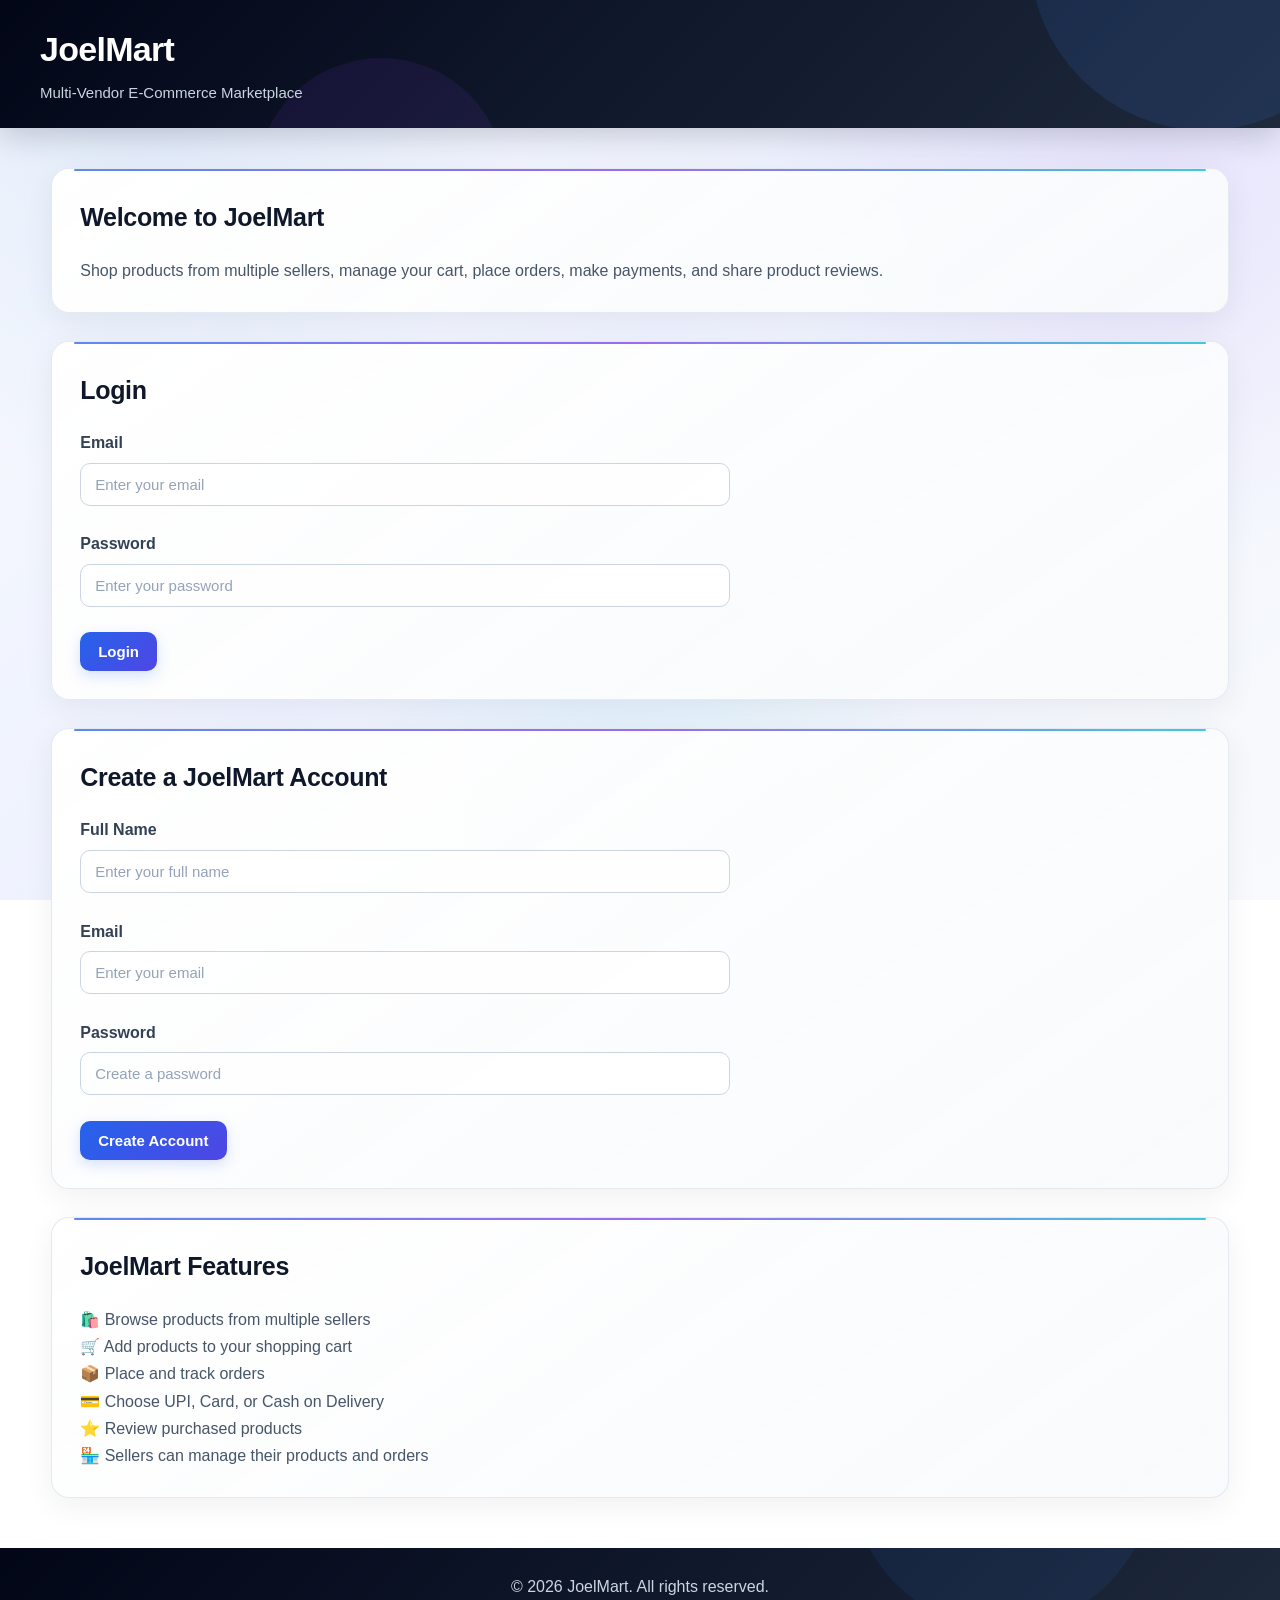
<file: frontend/html/seller.html>
<!DOCTYPE html>
<html lang="en">

<head>
    <meta charset="UTF-8">
    <meta name="viewport" content="width=device-width, initial-scale=1.0">

    <title>JoelMart - Seller Dashboard</title>

    <link rel="stylesheet" href="../css/style.css">
</head>

<body>

    <header>

        <h1>JoelMart</h1>

        <p>Seller Dashboard</p>

        <nav>
            <a href="products.html">View Store</a>
            <a href="seller.html">Seller Dashboard</a>
            <button type="button" onclick="logoutUser()">
                Logout
            </button>
        </nav>

    </header>

    <main>

        <section>

            <h2>Add Product</h2>

            <p id="addProductMessage"></p>

            <form id="addProductForm">

                <label for="productName">
                    Product Name
                </label>

                <input
                    type="text"
                    id="productName"
                    placeholder="Enter product name"
                    required
                >

                <br><br>

                <label for="productDescription">
                    Description
                </label>

                <textarea
                    id="productDescription"
                    rows="4"
                    placeholder="Enter product description"
                    required
                ></textarea>

                <br><br>

                <label for="productPrice">
                    Price
                </label>

                <input
                    type="number"
                    id="productPrice"
                    min="0"
                    step="0.01"
                    placeholder="Enter price"
                    required
                >

                <br><br>

                <label for="productStock">
                    Stock
                </label>

                <input
                    type="number"
                    id="productStock"
                    min="0"
                    placeholder="Enter stock quantity"
                    required
                >

                <br><br>

                <label for="productCategory">
                    Category
                </label>

                <input
                    type="text"
                    id="productCategory"
                    placeholder="Enter category"
                    required
                >

                <br><br>

                <label for="productImage">
                    Image URL
                </label>

                <input
                    type="url"
                    id="productImage"
                    placeholder="https://example.com/product.jpg"
                >

                <br><br>

                <button type="submit">
                    Add Product
                </button>

            </form>

        </section>

        <section>

            <h2>My Products</h2>

            <p id="sellerProductsMessage"></p>

            <div id="sellerProductsContainer"></div>

        </section>

        <section>

            <h2>Customer Orders</h2>

            <button
                type="button"
                onclick="loadSellerOrders()"
            >
                View Customer Orders
            </button>

            <div id="sellerOrdersContainer"></div>

        </section>

    </main>

    <script src="../js/api.js"></script>
    <script src="../js/seller.js"></script>

</body>

</html>
</file>
<file: frontend/css/style.css>
* {
    margin: 0;
    padding: 0;
    box-sizing: border-box;
}

html {
    scroll-behavior: smooth;
}

body {
    font-family: "Segoe UI", Arial, Helvetica, sans-serif;
    background:
        radial-gradient(
            circle at 10% 10%,
            rgba(59, 130, 246, 0.10),
            transparent 28%
        ),
        radial-gradient(
            circle at 90% 20%,
            rgba(124, 58, 237, 0.09),
            transparent 28%
        ),
        radial-gradient(
            circle at 50% 90%,
            rgba(6, 182, 212, 0.08),
            transparent 30%
        ),
        linear-gradient(
            135deg,
            #f8fafc 0%,
            #eef2ff 45%,
            #f8fafc 100%
        );
    background-attachment: fixed;
    color: #1e293b;
    min-height: 100vh;
    line-height: 1.6;
}

/* Header */

header {
    position: relative;
    background:
        linear-gradient(
            135deg,
            #020617 0%,
            #0f172a 45%,
            #1e293b 100%
        );
    color: white;
    padding: 22px 40px;
    box-shadow:
        0 8px 30px rgba(15, 23, 42, 0.20);
    overflow: hidden;
}

header::before {
    content: "";
    position: absolute;
    width: 350px;
    height: 350px;
    border-radius: 50%;
    background: rgba(59, 130, 246, 0.12);
    top: -220px;
    right: -100px;
}

header::after {
    content: "";
    position: absolute;
    width: 250px;
    height: 250px;
    border-radius: 50%;
    background: rgba(124, 58, 237, 0.10);
    bottom: -180px;
    left: 20%;
}

header h1,
header p,
header h2,
header nav,
header button {
    position: relative;
    z-index: 2;
}

header h1 {
    font-size: 34px;
    margin-bottom: 4px;
    font-weight: 800;
    letter-spacing: -0.7px;
}

header p {
    color: #cbd5e1;
    font-size: 15px;
}

header h2 {
    margin-top: 12px;
    color: white;
    font-size: 20px;
}

/* Navigation */

nav {
    margin-top: 18px;
    display: flex;
    align-items: center;
    gap: 8px;
    flex-wrap: wrap;
}

nav a {
    display: inline-flex;
    align-items: center;
    color: #e2e8f0;
    text-decoration: none;
    padding: 8px 13px;
    border-radius: 8px;
    font-size: 14px;
    transition: 0.2s ease;
}

nav a:hover {
    color: white;
    background: rgba(255, 255, 255, 0.10);
    text-decoration: none;
}

/* Main */

main {
    position: relative;
    z-index: 1;
    width: 92%;
    max-width: 1200px;
    margin: 40px auto;
}

/* Sections */

section {
    position: relative;
    background:
        linear-gradient(
            145deg,
            rgba(255, 255, 255, 0.97),
            rgba(248, 250, 252, 0.94)
        );
    padding: 28px;
    border-radius: 18px;
    margin-bottom: 28px;
    border: 1px solid rgba(226, 232, 240, 0.90);
    box-shadow:
        0 8px 30px rgba(15, 23, 42, 0.06);
    backdrop-filter: blur(8px);
}

section::before {
    content: "";
    position: absolute;
    top: 0;
    left: 22px;
    right: 22px;
    height: 2px;
    border-radius: 2px;
    background:
        linear-gradient(
            90deg,
            #2563eb,
            #7c3aed,
            #06b6d4
        );
    opacity: 0.75;
}

h2 {
    margin-bottom: 20px;
    color: #0f172a;
    font-size: 25px;
    font-weight: 750;
    letter-spacing: -0.3px;
}

h3 {
    margin-bottom: 10px;
    color: #1e293b;
}

p {
    line-height: 1.7;
    color: #475569;
}

/* Forms */

form {
    max-width: 650px;
}

label {
    display: inline-block;
    margin-bottom: 7px;
    font-weight: 700;
    color: #334155;
}

input,
textarea,
select {
    width: 100%;
    padding: 12px 14px;
    border: 1px solid #cbd5e1;
    border-radius: 10px;
    font-size: 15px;
    outline: none;
    background: rgba(255, 255, 255, 0.96);
    color: #0f172a;
    transition: 0.2s ease;
}

input::placeholder,
textarea::placeholder {
    color: #94a3b8;
}

input:hover,
textarea:hover,
select:hover {
    border-color: #94a3b8;
}

input:focus,
textarea:focus,
select:focus {
    border-color: #2563eb;
    background: white;
    box-shadow:
        0 0 0 4px rgba(37, 99, 235, 0.10);
}

textarea {
    resize: vertical;
    min-height: 100px;
}

/* Buttons */

button {
    border: none;
    padding: 11px 18px;
    border-radius: 10px;
    background:
        linear-gradient(
            135deg,
            #2563eb,
            #4f46e5
        );
    color: white;
    font-size: 15px;
    font-weight: 700;
    cursor: pointer;
    transition: 0.2s ease;
    box-shadow:
        0 5px 14px rgba(37, 99, 235, 0.18);
}

button:hover {
    background:
        linear-gradient(
            135deg,
            #1d4ed8,
            #4338ca
        );
    transform: translateY(-2px);
    box-shadow:
        0 8px 20px rgba(37, 99, 235, 0.25);
}

button:active {
    transform: translateY(0);
}

/* Links */

a {
    color: #2563eb;
    transition: 0.2s;
}

a:hover {
    color: #1d4ed8;
}

/* Divider */

hr {
    border: none;
    height: 1px;
    background:
        linear-gradient(
            90deg,
            transparent,
            #dbeafe,
            transparent
        );
    margin: 28px 0;
}

/* Messages */

#productMessage,
#cartMessage,
#ordersMessage,
#reviewMessage,
#addProductMessage,
#sellerProductsMessage,
#checkoutMessage,
#paymentMessage {
    margin-bottom: 20px;
    font-weight: 700;
    color: #334155;
}

#welcomeMessage {
    margin-top: 12px;
    color: #93c5fd;
    font-weight: 600;
}

/* Product Grid */

#productContainer {
    display: grid;
    grid-template-columns:
        repeat(
            auto-fit,
            minmax(260px, 1fr)
        );
    gap: 24px;
}

#productContainer > div {
    position: relative;
    background:
        linear-gradient(
            145deg,
            #ffffff,
            #f8fafc
        );
    padding: 18px;
    border-radius: 16px;
    border: 1px solid #e2e8f0;
    box-shadow:
        0 8px 25px rgba(15, 23, 42, 0.06);
    transition:
        transform 0.25s ease,
        box-shadow 0.25s ease,
        border-color 0.25s ease;
    overflow: hidden;
}

#productContainer > div::before {
    content: "";
    position: absolute;
    width: 100px;
    height: 100px;
    border-radius: 50%;
    background: rgba(59, 130, 246, 0.06);
    top: -50px;
    right: -30px;
}

#productContainer > div:hover {
    transform: translateY(-7px);
    border-color: #bfdbfe;
    box-shadow:
        0 18px 35px rgba(15, 23, 42, 0.10);
}

#productContainer > div img {
    position: relative;
    z-index: 1;
    display: block;
    width: 100%;
    height: 210px;
    object-fit: contain;
    border-radius: 12px;
    margin-bottom: 16px;
    background:
        linear-gradient(
            135deg,
            #f1f5f9,
            #e2e8f0
        );
    padding: 10px;
}

#productContainer > div h3 {
    font-size: 20px;
    margin-bottom: 9px;
    color: #0f172a;
    font-weight: 750;
}

#productContainer > div p {
    margin-bottom: 8px;
}

#productContainer > div button {
    margin-right: 7px;
    margin-top: 10px;
}

/* Search Area */

#searchForm {
    max-width: 100%;
    display: flex;
    gap: 10px;
    align-items: center;
    flex-wrap: wrap;
    margin-bottom: 20px;
}

#searchForm input {
    flex: 1;
    min-width: 220px;
}

#searchForm button {
    flex-shrink: 0;
}

/* Cart */

#cartContainer {
    display: grid;
    gap: 18px;
}

#cartContainer > div {
    background:
        linear-gradient(
            145deg,
            #ffffff,
            #f8fafc
        );
    padding: 22px;
    border-radius: 15px;
    border: 1px solid #e2e8f0;
    box-shadow:
        0 7px 22px rgba(15, 23, 42, 0.06);
    transition: 0.2s ease;
}

#cartContainer > div:hover {
    transform: translateY(-3px);
    box-shadow:
        0 12px 28px rgba(15, 23, 42, 0.09);
}

#cartContainer > div button {
    margin-right: 8px;
    margin-top: 8px;
}

#cartTotal {
    font-size: 24px;
    color: #0f172a;
    margin: 20px 0;
    font-weight: 800;
}

/* Orders */

#ordersContainer {
    display: grid;
    gap: 18px;
}

#ordersContainer > div {
    background:
        linear-gradient(
            145deg,
            #ffffff,
            #f8fafc
        );
    padding: 22px;
    border-radius: 15px;
    border: 1px solid #e2e8f0;
    box-shadow:
        0 7px 22px rgba(15, 23, 42, 0.06);
}

/* Reviews */

#reviewsContainer {
    display: grid;
    gap: 18px;
    margin-top: 20px;
}

#reviewsContainer > div {
    background:
        linear-gradient(
            145deg,
            #ffffff,
            #f8fafc
        );
    padding: 22px;
    border-radius: 15px;
    border: 1px solid #e2e8f0;
    box-shadow:
        0 7px 22px rgba(15, 23, 42, 0.06);
}

/* Seller Products */

#sellerProductsContainer {
    display: grid;
    grid-template-columns:
        repeat(
            auto-fit,
            minmax(260px, 1fr)
        );
    gap: 22px;
}

#sellerProductsContainer > div {
    position: relative;
    background:
        linear-gradient(
            145deg,
            #ffffff,
            #f8fafc
        );
    padding: 22px;
    border-radius: 16px;
    border: 1px solid #e2e8f0;
    box-shadow:
        0 7px 22px rgba(15, 23, 42, 0.06);
    transition: 0.22s ease;
}

#sellerProductsContainer > div:hover {
    transform: translateY(-5px);
    border-color: #c4b5fd;
    box-shadow:
        0 14px 30px rgba(15, 23, 42, 0.10);
}

#sellerProductsContainer > div button {
    margin-right: 8px;
    margin-top: 10px;
}

/* Seller Orders */

#sellerOrdersContainer {
    display: grid;
    gap: 18px;
    margin-top: 20px;
}

#sellerOrdersContainer > div {
    background:
        linear-gradient(
            145deg,
            #ffffff,
            #f8fafc
        );
    padding: 22px;
    border-radius: 15px;
    border: 1px solid #e2e8f0;
    box-shadow:
        0 7px 22px rgba(15, 23, 42, 0.06);
}

#sellerOrdersContainer > div button {
    margin-top: 10px;
}

/* Checkout */

#orderResult {
    margin-top: 25px;
    padding: 22px;
    background:
        linear-gradient(
            135deg,
            #eff6ff,
            #f5f3ff
        );
    border: 1px solid #dbeafe;
    border-radius: 12px;
}

/* Payment */

#paymentResult {
    margin-top: 25px;
    padding: 22px;
    background:
        linear-gradient(
            135deg,
            #ecfeff,
            #eff6ff
        );
    border: 1px solid #bae6fd;
    border-radius: 12px;
}

/* Product Details */

#productDetails {
    display: grid;
    grid-template-columns:
        minmax(280px, 1fr)
        minmax(280px, 1fr);
    gap: 35px;
    align-items: center;
    background:
        linear-gradient(
            145deg,
            #ffffff,
            #f8fafc
        );
    padding: 32px;
    border-radius: 18px;
    border: 1px solid #e2e8f0;
    box-shadow:
        0 10px 30px rgba(15, 23, 42, 0.07);
}

.product-detail-image {
    text-align: center;
}

.product-detail-image img {
    display: block;
    width: 100%;
    max-width: 450px;
    height: 340px;
    object-fit: contain;
    background:
        linear-gradient(
            135deg,
            #f8fafc,
            #e2e8f0
        );
    border-radius: 16px;
    padding: 14px;
    margin: 0 auto;
}

.product-detail-info {
    padding: 10px;
}

.product-detail-info h2 {
    font-size: 32px;
    margin-bottom: 15px;
    color: #0f172a;
}

.product-description {
    font-size: 16px;
    color: #475569;
    margin-bottom: 20px;
}

.product-detail-info p {
    margin-bottom: 12px;
}

.product-detail-info input {
    max-width: 150px;
    margin-top: 8px;
}

.product-detail-info button {
    margin-right: 10px;
    margin-top: 10px;
}

/* Admin Dashboard Statistics */

#adminStats {
    display: grid;
    grid-template-columns:
        repeat(3, 1fr);
    gap: 20px;
    margin-top: 20px;
}

#adminStats > div {
    position: relative;
    overflow: hidden;
    background:
        linear-gradient(
            145deg,
            #ffffff,
            #f8fafc
        );
    border: 1px solid #e2e8f0;
    border-radius: 16px;
    padding: 26px;
    text-align: center;
    transition: 0.25s ease;
}

#adminStats > div::before {
    content: "";
    position: absolute;
    width: 140px;
    height: 140px;
    border-radius: 50%;
    background: rgba(37, 99, 235, 0.06);
    right: -50px;
    top: -65px;
}

#adminStats > div:hover {
    transform: translateY(-5px);
    box-shadow:
        0 12px 30px rgba(15, 23, 42, 0.10);
}

#adminStats h3 {
    position: relative;
    color: #475569;
    font-size: 15px;
    margin-bottom: 12px;
    font-weight: 700;
}

#adminStats p {
    position: relative;
    font-size: 38px;
    font-weight: 800;
    color: #0f172a;
}

/* Tables */

table {
    width: 100%;
    border-collapse: collapse;
    margin-top: 20px;
    overflow: hidden;
    border-radius: 12px;
    background: white;
}

th,
td {
    padding: 13px 15px;
    border-bottom: 1px solid #e2e8f0;
    text-align: left;
    vertical-align: middle;
}

th {
    background:
        linear-gradient(
            135deg,
            #f1f5f9,
            #e2e8f0
        );
    color: #334155;
    font-size: 14px;
    font-weight: 800;
}

td {
    color: #475569;
    font-size: 14px;
}

tbody tr {
    transition: 0.15s ease;
}

tbody tr:hover {
    background: #f8fafc;
}

tbody tr:last-child td {
    border-bottom: none;
}

/* Footer */

footer {
    position: relative;
    background:
        linear-gradient(
            135deg,
            #020617,
            #0f172a,
            #1e293b
        );
    color: #cbd5e1;
    text-align: center;
    padding: 25px 20px;
    margin-top: 50px;
    overflow: hidden;
}

footer::before {
    content: "";
    position: absolute;
    width: 300px;
    height: 300px;
    border-radius: 50%;
    background: rgba(59, 130, 246, 0.08);
    top: -220px;
    right: 10%;
}

footer p {
    position: relative;
    z-index: 1;
    margin: 0;
    color: #cbd5e1;
}

/* Smooth Selection */

::selection {
    background: #2563eb;
    color: white;
}

/* Scrollbar */

::-webkit-scrollbar {
    width: 9px;
}

::-webkit-scrollbar-track {
    background: #e2e8f0;
}

::-webkit-scrollbar-thumb {
    background:
        linear-gradient(
            180deg,
            #2563eb,
            #7c3aed
        );
    border-radius: 10px;
}

::-webkit-scrollbar-thumb:hover {
    background:
        linear-gradient(
            180deg,
            #1d4ed8,
            #6d28d9
        );
}

/* Responsive Design */

@media (max-width: 850px) {

    header {
        padding: 20px 25px;
    }

    main {
        width: 94%;
        margin: 28px auto;
    }

    section {
        padding: 22px;
    }

    #productDetails {
        grid-template-columns: 1fr;
    }

    #adminStats {
        grid-template-columns:
            repeat(2, 1fr);
    }

}

@media (max-width: 700px) {

    header {
        padding: 18px 20px;
    }

    header h1 {
        font-size: 28px;
    }

    main {
        width: 94%;
        margin: 22px auto;
    }

    section {
        padding: 18px;
        border-radius: 14px;
    }

    nav {
        flex-direction: column;
        align-items: flex-start;
    }

    nav a {
        margin-bottom: 4px;
    }

    button {
        width: auto;
    }

    input,
    textarea,
    select {
        font-size: 14px;
    }

    #productContainer {
        grid-template-columns: 1fr;
    }

    #sellerProductsContainer {
        grid-template-columns: 1fr;
    }

    #searchForm {
        flex-direction: column;
        align-items: stretch;
    }

    #searchForm input {
        width: 100%;
    }

    #searchForm button {
        width: 100%;
    }

    #productDetails {
        grid-template-columns: 1fr;
        padding: 20px;
    }

    .product-detail-image img {
        height: 260px;
    }

    .product-detail-info h2 {
        font-size: 26px;
    }

    #adminStats {
        grid-template-columns: 1fr;
    }

    table {
        display: block;
        overflow-x: auto;
        white-space: nowrap;
    }

    th,
    td {
        padding: 11px 12px;
    }

}

@media (max-width: 500px) {

    header {
        padding: 16px;
    }

    header h1 {
        font-size: 25px;
    }

    header h2 {
        font-size: 18px;
    }

    main {
        width: 96%;
        margin: 18px auto;
    }

    section {
        padding: 16px;
        margin-bottom: 18px;
    }

    h2 {
        font-size: 22px;
    }

    #productContainer > div img {
        height: 190px;
    }

    .product-detail-image img {
        height: 220px;
    }

    .product-detail-info h2 {
        font-size: 23px;
    }

}
</file>
<file: frontend/css/auth.css>
* {
    margin: 0;
    padding: 0;
    box-sizing: border-box;
}

html,
body {
    width: 100%;
    min-height: 100%;
}

body {
    font-family:
        "Segoe UI",
        Arial,
        sans-serif;
}

.auth-page {
    min-height: 100vh;
    position: relative;
    overflow: hidden;
    background:
        radial-gradient(
            circle at top left,
            #334155 0%,
            #0f172a 38%,
            #020617 100%
        );
    display: flex;
    align-items: center;
    justify-content: center;
    padding: 30px 20px;
}

.auth-background {
    position: absolute;
    inset: 0;
    overflow: hidden;
    pointer-events: none;
}

.auth-glow {
    position: absolute;
    border-radius: 50%;
    filter: blur(20px);
    opacity: 0.35;
    animation: floatGlow 9s ease-in-out infinite;
}

.glow-one {
    width: 360px;
    height: 360px;
    background: #2563eb;
    top: -100px;
    left: -80px;
}

.glow-two {
    width: 420px;
    height: 420px;
    background: #7c3aed;
    right: -120px;
    top: 20%;
    animation-delay: 2s;
}

.glow-three {
    width: 300px;
    height: 300px;
    background: #0891b2;
    bottom: -100px;
    left: 30%;
    animation-delay: 4s;
}

@keyframes floatGlow {

    0%,
    100% {
        transform: translateY(0) scale(1);
    }

    50% {
        transform: translateY(-25px) scale(1.05);
    }
}

.auth-container {
    position: relative;
    z-index: 2;
    width: 100%;
    max-width: 1050px;
    display: grid;
    grid-template-columns: 1fr 1fr;
    gap: 50px;
    align-items: center;
}

.brand-section {
    color: white;
    padding: 30px;
}

.brand-logo {
    width: 76px;
    height: 76px;
    display: flex;
    align-items: center;
    justify-content: center;
    border-radius: 22px;
    background: linear-gradient(
        135deg,
        #2563eb,
        #7c3aed
    );
    box-shadow:
        0 15px 35px rgba(37, 99, 235, 0.35);
    font-size: 27px;
    font-weight: 800;
    letter-spacing: 1px;
    margin-bottom: 25px;
}

.brand-section h1 {
    font-size: 64px;
    line-height: 1;
    font-weight: 800;
    letter-spacing: -2px;
    margin-bottom: 18px;
}

.brand-section p {
    font-size: 24px;
    font-weight: 500;
    color: #cbd5e1;
    margin-bottom: 15px;
}

.brand-section span {
    display: inline-block;
    font-size: 15px;
    color: #94a3b8;
    letter-spacing: 2px;
    text-transform: uppercase;
}

.auth-card {
    width: 100%;
    background: rgba(255, 255, 255, 0.96);
    border: 1px solid rgba(255, 255, 255, 0.5);
    border-radius: 25px;
    padding: 38px;
    box-shadow:
        0 30px 70px rgba(0, 0, 0, 0.35);
    backdrop-filter: blur(20px);
}

.auth-card-header {
    margin-bottom: 28px;
}

.auth-card-header h2 {
    color: #0f172a;
    font-size: 30px;
    margin-bottom: 8px;
}

.auth-card-header p {
    color: #64748b;
    font-size: 15px;
}

.form-group {
    margin-bottom: 20px;
}

.form-group label {
    display: block;
    margin-bottom: 8px;
    color: #334155;
    font-size: 14px;
    font-weight: 700;
}

.form-group input {
    width: 100%;
    height: 50px;
    padding: 0 15px;
    border: 1px solid #cbd5e1;
    border-radius: 12px;
    outline: none;
    background: #f8fafc;
    color: #0f172a;
    font-size: 15px;
    transition: 0.2s ease;
}

.form-group input::placeholder {
    color: #94a3b8;
}

.form-group input:focus {
    background: white;
    border-color: #2563eb;
    box-shadow:
        0 0 0 4px rgba(37, 99, 235, 0.12);
}

.auth-button {
    width: 100%;
    height: 52px;
    margin-top: 5px;
    border: none;
    border-radius: 12px;
    background:
        linear-gradient(
            135deg,
            #2563eb,
            #4f46e5
        );
    color: white;
    font-size: 16px;
    font-weight: 700;
    cursor: pointer;
    transition: 0.2s ease;
    box-shadow:
        0 10px 22px rgba(37, 99, 235, 0.25);
}

.auth-button:hover {
    transform: translateY(-2px);
    box-shadow:
        0 14px 28px rgba(37, 99, 235, 0.32);
}

.auth-button:active {
    transform: translateY(0);
}

.auth-message {
    min-height: 22px;
    margin-top: 15px;
    text-align: center;
    color: #475569;
    font-size: 14px;
}

.auth-divider {
    position: relative;
    margin: 22px 0;
    text-align: center;
}

.auth-divider::before {
    content: "";
    position: absolute;
    width: 100%;
    height: 1px;
    background: #e2e8f0;
    left: 0;
    top: 50%;
}

.auth-divider span {
    position: relative;
    z-index: 1;
    background: white;
    padding: 0 12px;
    color: #94a3b8;
    font-size: 13px;
}

.register-link {
    display: flex;
    align-items: center;
    justify-content: center;
    width: 100%;
    min-height: 48px;
    border: 1px solid #cbd5e1;
    border-radius: 12px;
    text-decoration: none;
    color: #1d4ed8;
    background: #f8fafc;
    font-size: 15px;
    font-weight: 700;
    transition: 0.2s ease;
}

.register-link:hover {
    background: #eff6ff;
    border-color: #93c5fd;
    transform: translateY(-1px);
}

.auth-footer {
    text-align: center;
    margin-top: 25px;
    color: #94a3b8;
    font-size: 12px;
}

@media (max-width: 850px) {

    .auth-container {
        grid-template-columns: 1fr;
        max-width: 520px;
        gap: 25px;
    }

    .brand-section {
        text-align: center;
        padding: 10px;
    }

    .brand-logo {
        margin-left: auto;
        margin-right: auto;
    }

    .brand-section h1 {
        font-size: 48px;
    }

    .brand-section p {
        font-size: 19px;
    }

}

@media (max-width: 500px) {

    .auth-page {
        padding: 20px 14px;
    }

    .auth-card {
        padding: 25px 20px;
        border-radius: 20px;
    }

    .brand-section h1 {
        font-size: 40px;
    }

    .brand-logo {
        width: 65px;
        height: 65px;
        border-radius: 18px;
        font-size: 22px;
    }

}
</file>
